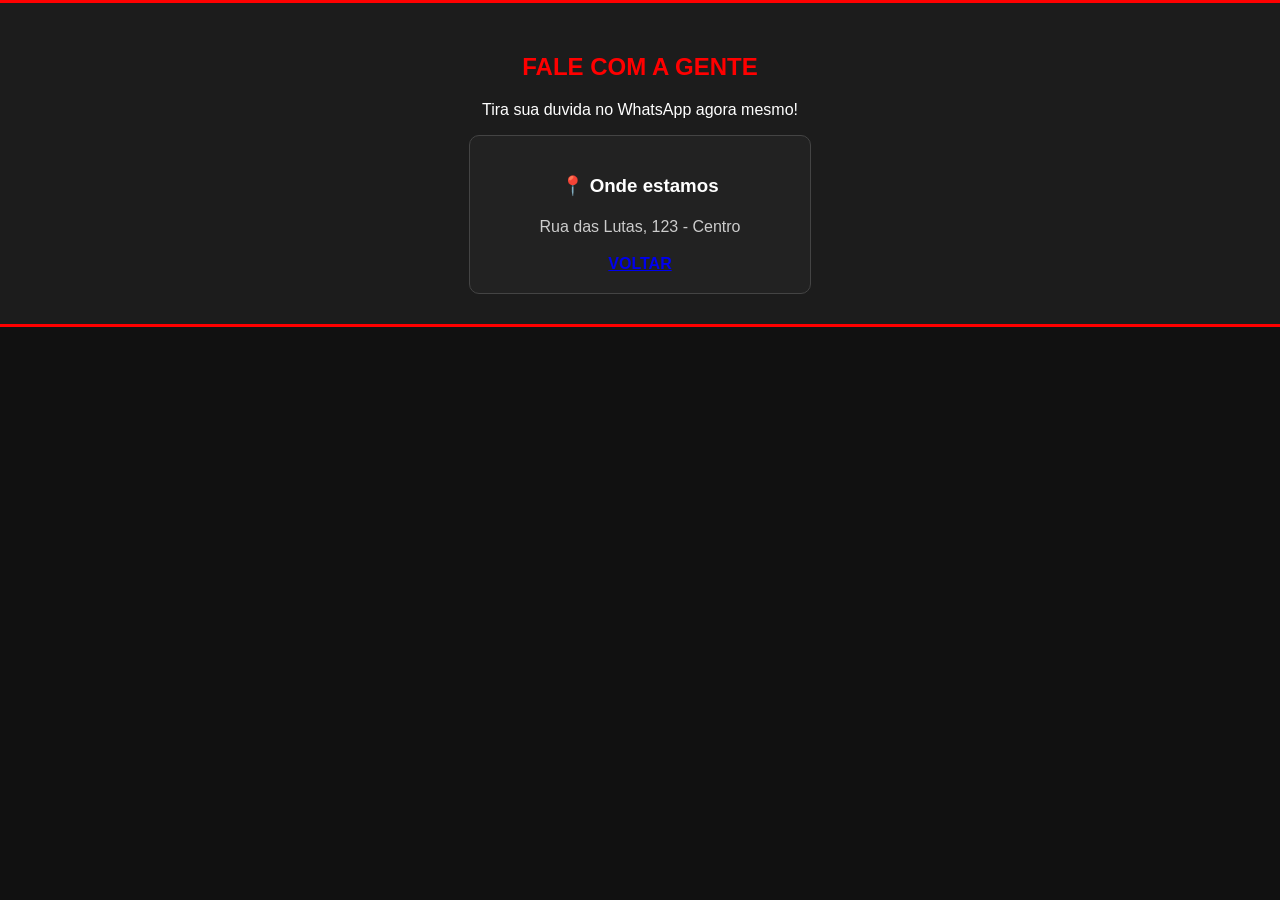
<file: contatos.html>
<!DOCTYPE html>
<html lang="pt-br">
<head>
<meta charset="UTF-8">
<title>Dojo Fight - Academia de Lutas</title>

<link rel="stylesheet" type="text/css" href="comandos.css">
	
</head>

<body>

<section id="contato" style="background: #1c1c1c; border-top: 3px solid red; border-bottom: 3px solid red;">
		<h2>FALE COM A GENTE</h2>
		<p>Tira sua duvida no WhatsApp agora mesmo!</p>

		<div class="lutas">
			<div class="luta" style="width: 300px;">
				<h3>📍 Onde estamos</h3>
				<p>Rua das Lutas, 123 - Centro</p>


<center> <a href="index.html"> <b> VOLTAR </b> </a> </center>

				
				
				</body>
				</html>
</file>
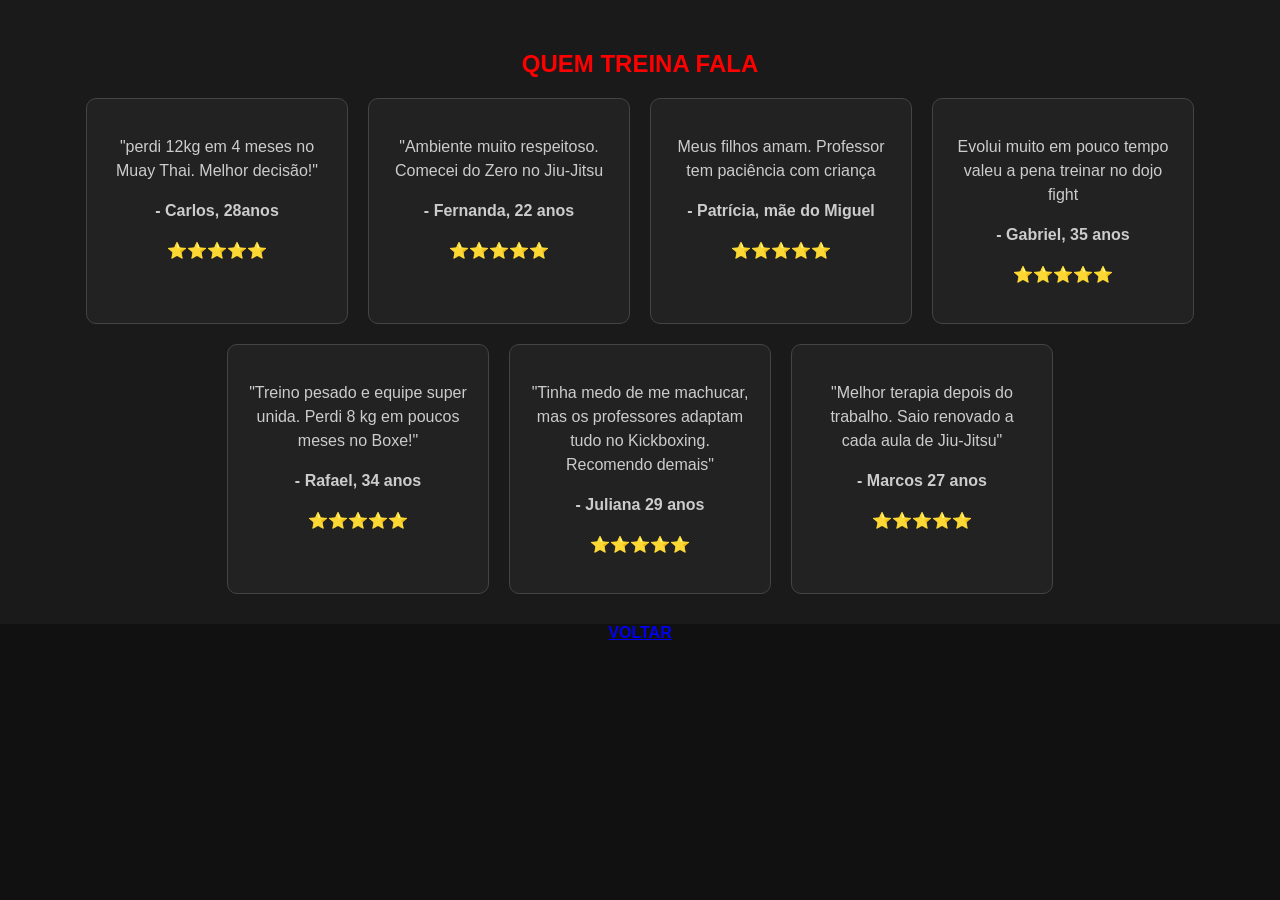
<file: depoimentos.html>
<!DOCTYPE html>
<html lang="pt-br">
<head>
<meta charset="UTF-8">
<title>Dojo Fight - Academia de Lutas</title>

<link rel="stylesheet" type="text/css" href="comandos.css">
	
</head>

<body>

<section id="depoimentos" style="background:#1a1a1a;">
		<h2>QUEM TREINA FALA</h2>

		<div class="lutas">
         <div class="luta">
			 <p>"perdi 12kg em 4 meses no Muay Thai. Melhor decisão!"</p>
			 <p><b>- Carlos, 28anos</b></p>
			 <p>⭐⭐⭐⭐⭐</p>
			</div>
			
			<div class="luta">
				<p>"Ambiente muito respeitoso. Comecei do Zero no Jiu-Jitsu</p>
				<p><b>- Fernanda, 22 anos</b></p>
				<p>⭐⭐⭐⭐⭐</p>
                </div>
			
			<div class="luta">
				<p>Meus filhos amam. Professor tem paciência com criança</p>
				<p><b>- Patrícia, mãe do Miguel</b></p>
				<p>⭐⭐⭐⭐⭐</p>
			</div>

			<div class="luta">
				<p>Evolui muito em pouco tempo valeu a pena treinar no dojo fight</p>
				<p><b>- Gabriel, 35 anos</b></p>
				<p>⭐⭐⭐⭐⭐</p>
			</div>

            <div class="luta">
				<p>"Treino pesado e equipe super unida. Perdi 8 kg em poucos meses no Boxe!"</p>
				<p><b>- Rafael, 34 anos </b></p>
				<p>⭐⭐⭐⭐⭐</p>
			</div>

			<div class="luta">
				<p>"Tinha medo de me machucar, mas os professores adaptam tudo no Kickboxing. Recomendo demais"</p>
				<p><b>- Juliana 29 anos </b></p>
				<p>⭐⭐⭐⭐⭐</p>
			</div>


			
			<div class="luta">
				<p>"Melhor terapia depois do trabalho. Saio renovado a cada aula de Jiu-Jitsu"</p>
				<p><b>- Marcos 27 anos </b></p>
				<p>⭐⭐⭐⭐⭐</p>
			</div>

            

            



			
		</div>
		</section>

	<center> <a href="index.html"> <b> VOLTAR </b> </a> </center>
	
	
		</body>
		</html>
</file>
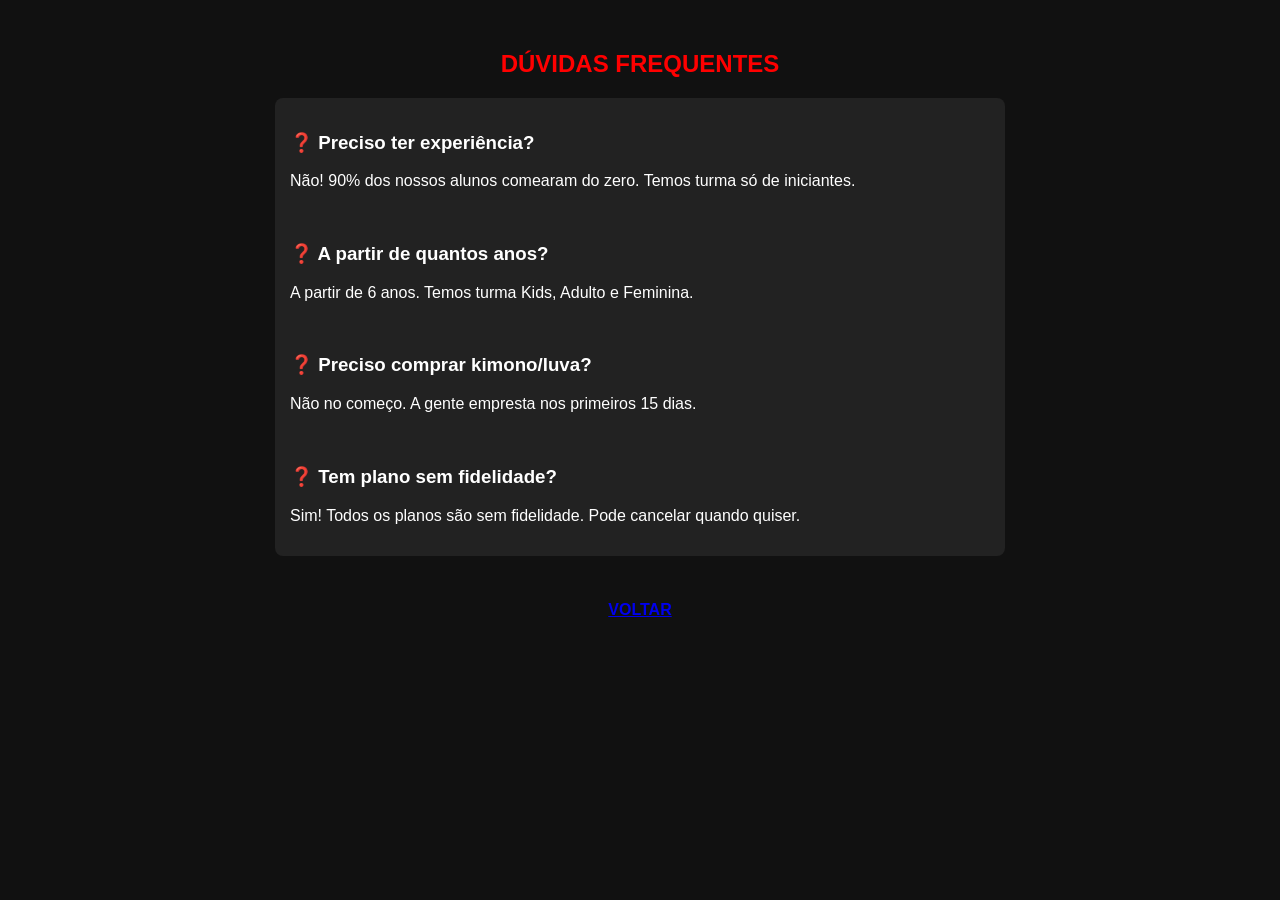
<file: duvidas.html>
<!DOCTYPE html>
<html lang="pt-br">
<head>
<meta charset="UTF-8">
<title>Dojo Fight - Academia de Lutas</title>

<link rel="stylesheet" type="text/css" href="comandos.css">
	
</head>

<body>

 
 <section id="faq">
		   <h2>DÚVIDAS FREQUENTES</h2>

		   <div class="beneficio" style="text-align: left; max-width: 700px;">
			   <h3>❓ Preciso ter experiência?</h3>
				<p>Não! 90% dos nossos alunos comearam do zero. Temos turma só de iniciantes.</p>
			   <br>
			   <h3>❓ A partir de quantos anos?</h3>
			   <p>A partir de 6 anos. Temos turma Kids, Adulto e Feminina.</p>
			   <br>
			   <h3>❓ Preciso comprar kimono/luva?</h3>
			   <p>Não no começo. A gente empresta nos primeiros 15 dias.</p>
			   <br>
			   <h3>❓ Tem plano sem fidelidade?</h3>
			   <p>Sim! Todos os planos são sem fidelidade. Pode cancelar quando quiser.</p>
			</div>
		</section>

	<center> <a href="index.html"> <b> VOLTAR </b> </a> </center>

	
		</body>
		</html>
</file>
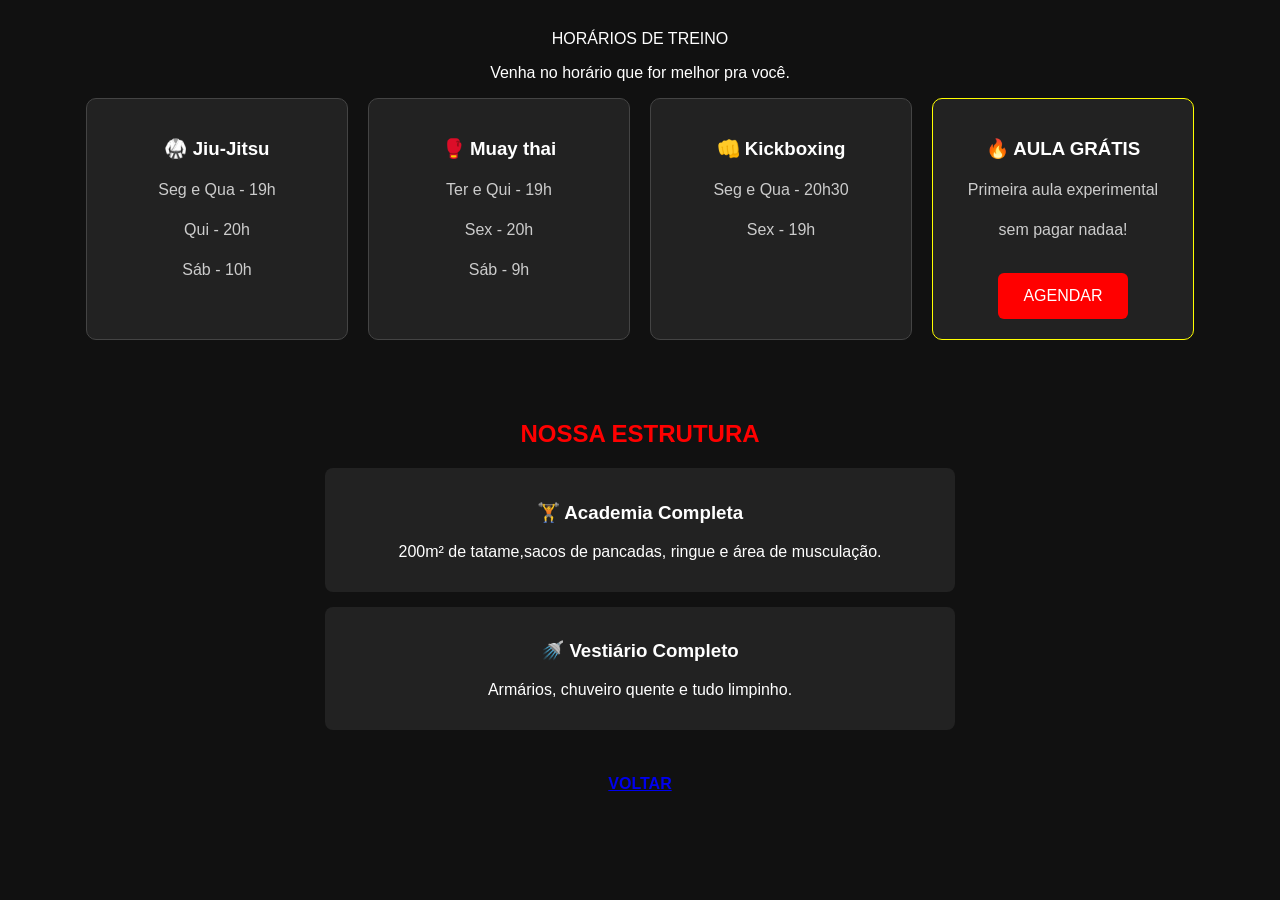
<file: estrutura.html>
<!DOCTYPE html>
<html lang="pt-br">
<head>
<meta charset="UTF-8">
<title>Dojo Fight - Academia de Lutas</title>

<link rel="stylesheet" type="text/css" href="comandos.css">
	
</head>

<body>

<section id="horarios"
	<h2>HORÁRIOS DE TREINO</h2>
	<p>Venha no horário que for melhor pra você.</p>

<div class="lutas">
	<div class="luta">
		<h3>🥋 Jiu-Jitsu</h3>
		<p>Seg e Qua - 19h</p>
		<p>Qui - 20h</p>
		<p>Sáb - 10h</p>
</div>
<div class="luta">
	<h3>🥊 Muay thai</h3>
	<p>Ter e Qui - 19h</p>
	<p>Sex - 20h</p>
	<p>Sáb - 9h</p>
</div>
<div class="luta">
	<h3>👊 Kickboxing</h3>
	<p>Seg e Qua - 20h30</p>
	<p>Sex - 19h</p>
</div>
<div class="luta" style="border-color: yellow;">
	<h3>🔥 AULA GRÁTIS</h3>
	<p>Primeira aula experimental</p>
	<p>sem pagar nadaa!</p>
	<a class="botao" href="planos.html">AGENDAR</a>
</div>
	</div>
</section>

	

	<section id="estrutura">
		<h2>NOSSA ESTRUTURA</h2>

		<div class="beneficio">
			<h3>🏋 Academia Completa</h3>
			<p>200m² de tatame,sacos de pancadas, ringue e área de musculação.</p>
		</div>
		<div class="beneficio">
			<h3>🚿 Vestiário Completo</h3>
			<p>Armários, chuveiro quente e tudo limpinho.</p>
		</div>
		</section>

<center> <a href="index.html"> <b> VOLTAR </b> </a> </center>
	
	</body>
	</html>
</file>
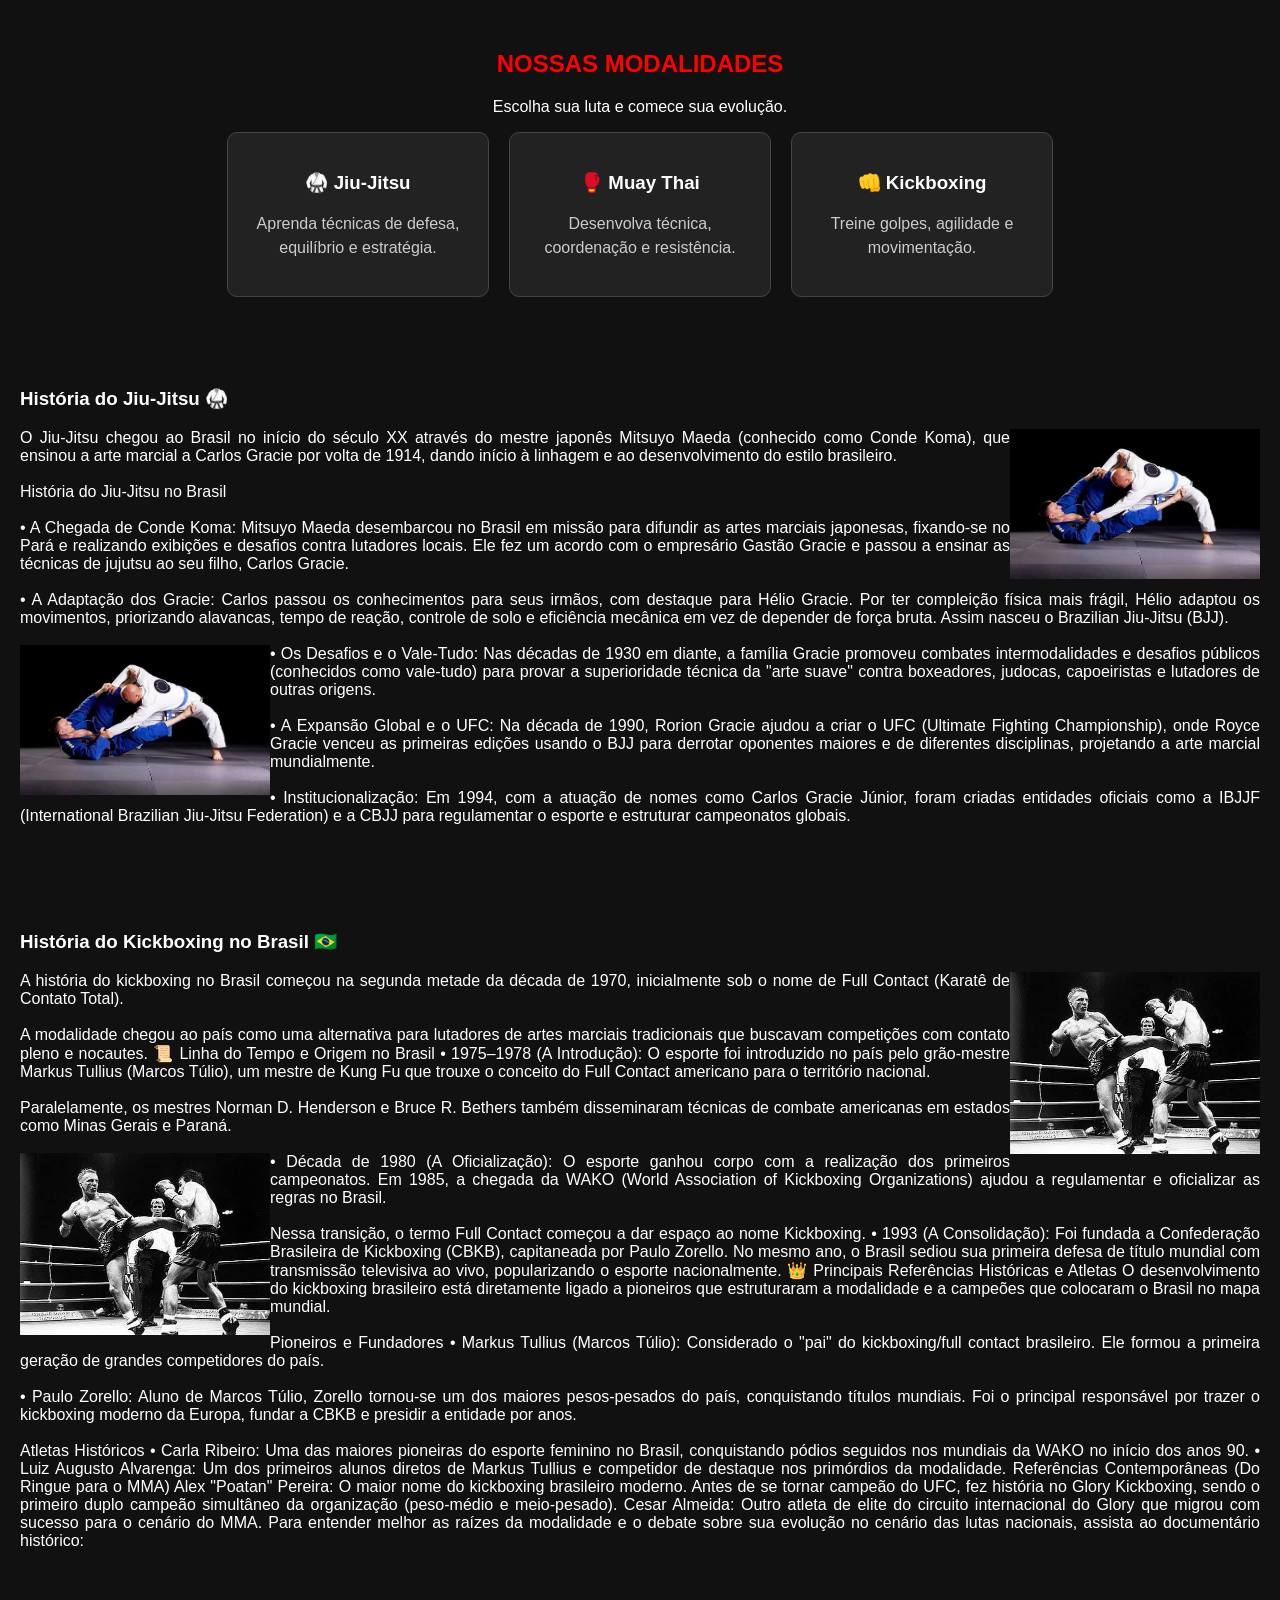
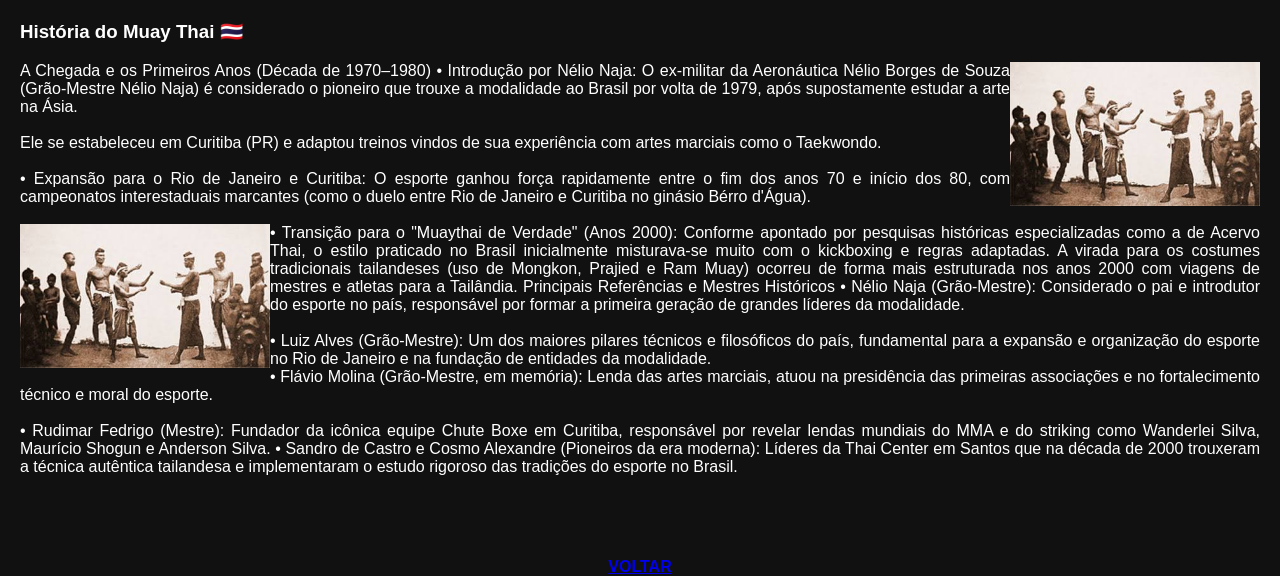
<file: modalidades.html>
<!DOCTYPE html>
<html lang="pt-br">
<head>
<meta charset="UTF-8">
<title>Dojo Fight - Academia de Lutas</title>

<link rel="stylesheet" type="text/css" href="comandos.css">
	
</head>

<body>
<section id="lutas">
    <h2>NOSSAS MODALIDADES</h2>
    <p>Escolha sua luta e comece sua evolução.</p>

    <div class="lutas">

        <div class="luta">
            <h3>🥋 Jiu-Jitsu</h3>
            <p>Aprenda técnicas de defesa, equilíbrio e estratégia.</p>
			<p></p>
        </div>

        <div class="luta">
            <h3>🥊 Muay Thai</h3>
            <p>Desenvolva técnica, coordenação e resistência.</p>
        </div>

        <div class="luta">
            <h3>👊 Kickboxing</h3>
            <p>Treine golpes, agilidade e movimentação.</p>
        </div></div>


<br> <br>
<br> <br>

<div align="left"><h3>História do Jiu-Jitsu 🥋</h3> </div>

	<img src="jiu.jpeg" width="250" height="150" align="right">

<div align="justify">
	
		<p>O Jiu-Jitsu chegou ao Brasil no início do século XX através do mestre japonês Mitsuyo Maeda (conhecido como Conde Koma), que ensinou a arte marcial a Carlos Gracie por volta de 1914, dando início à linhagem e ao desenvolvimento do estilo brasileiro.<br> <br> 

História do Jiu-Jitsu no Brasil


<br> <br>

• A Chegada de Conde Koma: Mitsuyo Maeda desembarcou no Brasil em missão para difundir as artes marciais japonesas, fixando-se no Pará e realizando exibições e desafios contra lutadores locais. Ele fez um acordo com o empresário Gastão Gracie e passou a ensinar as técnicas de jujutsu ao seu filho, Carlos Gracie. <br> <br> 
• A Adaptação dos Gracie: Carlos passou os conhecimentos para seus irmãos, com destaque para Hélio Gracie. Por ter compleição física mais frágil, Hélio adaptou os movimentos, priorizando alavancas, tempo de reação, controle de solo e eficiência mecânica em vez de depender de força bruta. Assim nasceu o Brazilian Jiu-Jitsu (BJJ). <br> <br> 

<img src="jiu.jpeg" width="250" height="150" align="left">
	
• Os Desafios e o Vale-Tudo: Nas décadas de 1930 em diante, a família Gracie promoveu combates intermodalidades e desafios públicos (conhecidos como vale-tudo) para provar a superioridade técnica da "arte suave" contra boxeadores, judocas, capoeiristas e lutadores de outras origens. <br> <br> 
• A Expansão Global e o UFC: Na década de 1990, Rorion Gracie ajudou a criar o UFC (Ultimate Fighting Championship), onde Royce Gracie venceu as primeiras edições usando o BJJ para derrotar oponentes maiores e de diferentes disciplinas, projetando a arte marcial mundialmente. <br> <br> 
• Institucionalização: Em 1994, com a atuação de nomes como Carlos Gracie Júnior, foram criadas entidades oficiais como a IBJJF (International Brazilian Jiu-Jitsu Federation) e a CBJJ para regulamentar o esporte e estruturar campeonatos globais.</p><br> <br> <br> <br> 

</div>



<div align="left"><h3>História do Kickboxing no Brasil 🇧🇷</h3></div>

   <img src="kick.jpeg" width="250" heigth="150" align="right">
<div align="justify">
	
	
	<p>A história do kickboxing no Brasil começou na segunda metade da década de 1970, inicialmente sob o nome de Full Contact (Karatê de Contato Total). <br> <br> A modalidade chegou ao país como uma alternativa para lutadores de artes marciais tradicionais que buscavam competições com contato pleno e nocautes. 

📜 Linha do Tempo e Origem no Brasil

• 1975–1978 (A Introdução): O esporte foi introduzido no país pelo grão-mestre Markus Tullius (Marcos Túlio), um mestre de Kung Fu que trouxe o conceito do Full Contact americano para o território nacional. <br> <br> Paralelamente, os mestres Norman D. Henderson e Bruce R. Bethers também disseminaram técnicas de combate americanas em estados como Minas Gerais e Paraná. <br> <br>
<img src="kick.jpeg" width="250" heigth="150" align="left">
• Década de 1980 (A Oficialização): O esporte ganhou corpo com a realização dos primeiros campeonatos. Em 1985, a chegada da WAKO (World Association of Kickboxing Organizations) ajudou a regulamentar e oficializar as regras no Brasil. <br> <br> Nessa transição, o termo Full Contact começou a dar espaço ao nome Kickboxing.
• 1993 (A Consolidação): Foi fundada a Confederação Brasileira de Kickboxing (CBKB), capitaneada por Paulo Zorello. No mesmo ano, o Brasil sediou sua primeira defesa de título mundial com transmissão televisiva ao vivo, popularizando o esporte nacionalmente.

👑 Principais Referências Históricas e Atletas

O desenvolvimento do kickboxing brasileiro está diretamente ligado a pioneiros que estruturaram a modalidade e a campeões que colocaram o Brasil no mapa mundial. <br> <br>

Pioneiros e Fundadores

• Markus Tullius (Marcos Túlio): Considerado o "pai" do kickboxing/full contact brasileiro. Ele formou a primeira geração de grandes competidores do país. <br> <br>
• Paulo Zorello: Aluno de Marcos Túlio, Zorello tornou-se um dos maiores pesos-pesados do país, conquistando títulos mundiais. Foi o principal responsável por trazer o kickboxing moderno da Europa, fundar a CBKB e presidir a entidade por anos. <br> <br>

Atletas Históricos

• Carla Ribeiro: Uma das maiores pioneiras do esporte feminino no Brasil, conquistando pódios seguidos nos mundiais da WAKO no início dos anos 90.
• Luiz Augusto Alvarenga: Um dos primeiros alunos diretos de Markus Tullius e competidor de destaque nos primórdios da modalidade.

Referências Contemporâneas (Do Ringue para o MMA)

Alex "Poatan" Pereira: O maior nome do kickboxing brasileiro moderno. Antes de se tornar campeão do UFC, fez história no Glory Kickboxing, sendo o primeiro duplo campeão simultâneo da organização (peso-médio e meio-pesado).
Cesar Almeida: Outro atleta de elite do circuito internacional do Glory que migrou com sucesso para o cenário do MMA.
Para entender melhor as raízes da modalidade e o debate sobre sua evolução no cenário das lutas nacionais, assista ao documentário histórico:</p> </div>


<br> <br>

	
<div align="left"><h3>História do Muay Thai 🇹🇭</h3></div>
  <img src="thai.jpeg" width="250" heigth="150" align="right">
<div align="justify">

	
<p>A Chegada e os Primeiros Anos (Década de 1970–1980)

• Introdução por Nélio Naja: O ex-militar da Aeronáutica Nélio Borges de Souza (Grão-Mestre Nélio Naja) é considerado o pioneiro que trouxe a modalidade ao Brasil por volta de 1979, após supostamente estudar a arte na Ásia. <br> <br> Ele se estabeleceu em Curitiba (PR) e adaptou treinos vindos de sua experiência com artes marciais como o Taekwondo. <br> <br>
• Expansão para o Rio de Janeiro e Curitiba: O esporte ganhou força rapidamente entre o fim dos anos 70 e início dos 80, com campeonatos interestaduais marcantes (como o duelo entre Rio de Janeiro e Curitiba no ginásio Bérro d'Água). <br> <br>
  <img src="thai.jpeg" width="250" heigth="150" align="left">
	
• Transição para o "Muaythai de Verdade" (Anos 2000): Conforme apontado por pesquisas históricas especializadas como a de Acervo Thai, o estilo praticado no Brasil inicialmente misturava-se muito com o kickboxing e regras adaptadas. A virada para os costumes tradicionais tailandeses (uso de Mongkon, Prajied e Ram Muay) ocorreu de forma mais estruturada nos anos 2000 com viagens de mestres e atletas para a Tailândia.

Principais Referências e Mestres Históricos

• Nélio Naja (Grão-Mestre): Considerado o pai e introdutor do esporte no país, responsável por formar a primeira geração de grandes líderes da modalidade. <br> <br>
• Luiz Alves (Grão-Mestre): Um dos maiores pilares técnicos e filosóficos do país, fundamental para a expansão e organização do esporte no Rio de Janeiro e na fundação de entidades da modalidade. <br>
• Flávio Molina (Grão-Mestre, em memória): Lenda das artes marciais, atuou na presidência das primeiras associações e no fortalecimento técnico e moral do esporte. <br> <br>
• Rudimar Fedrigo (Mestre): Fundador da icônica equipe Chute Boxe em Curitiba, responsável por revelar lendas mundiais do MMA e do striking como Wanderlei Silva, Maurício Shogun e Anderson Silva.
• Sandro de Castro e Cosmo Alexandre (Pioneiros da era moderna): Líderes da Thai Center em Santos que na década de 2000 trouxeram a técnica autêntica tailandesa e implementaram o estudo rigoroso das tradições do esporte no Brasil.
</p>


<br> <br>


	
    </div>
</section>

<center> <a href="index.html"> <b> VOLTAR </b> </a> </center>
	
</body>
</html>
</file>
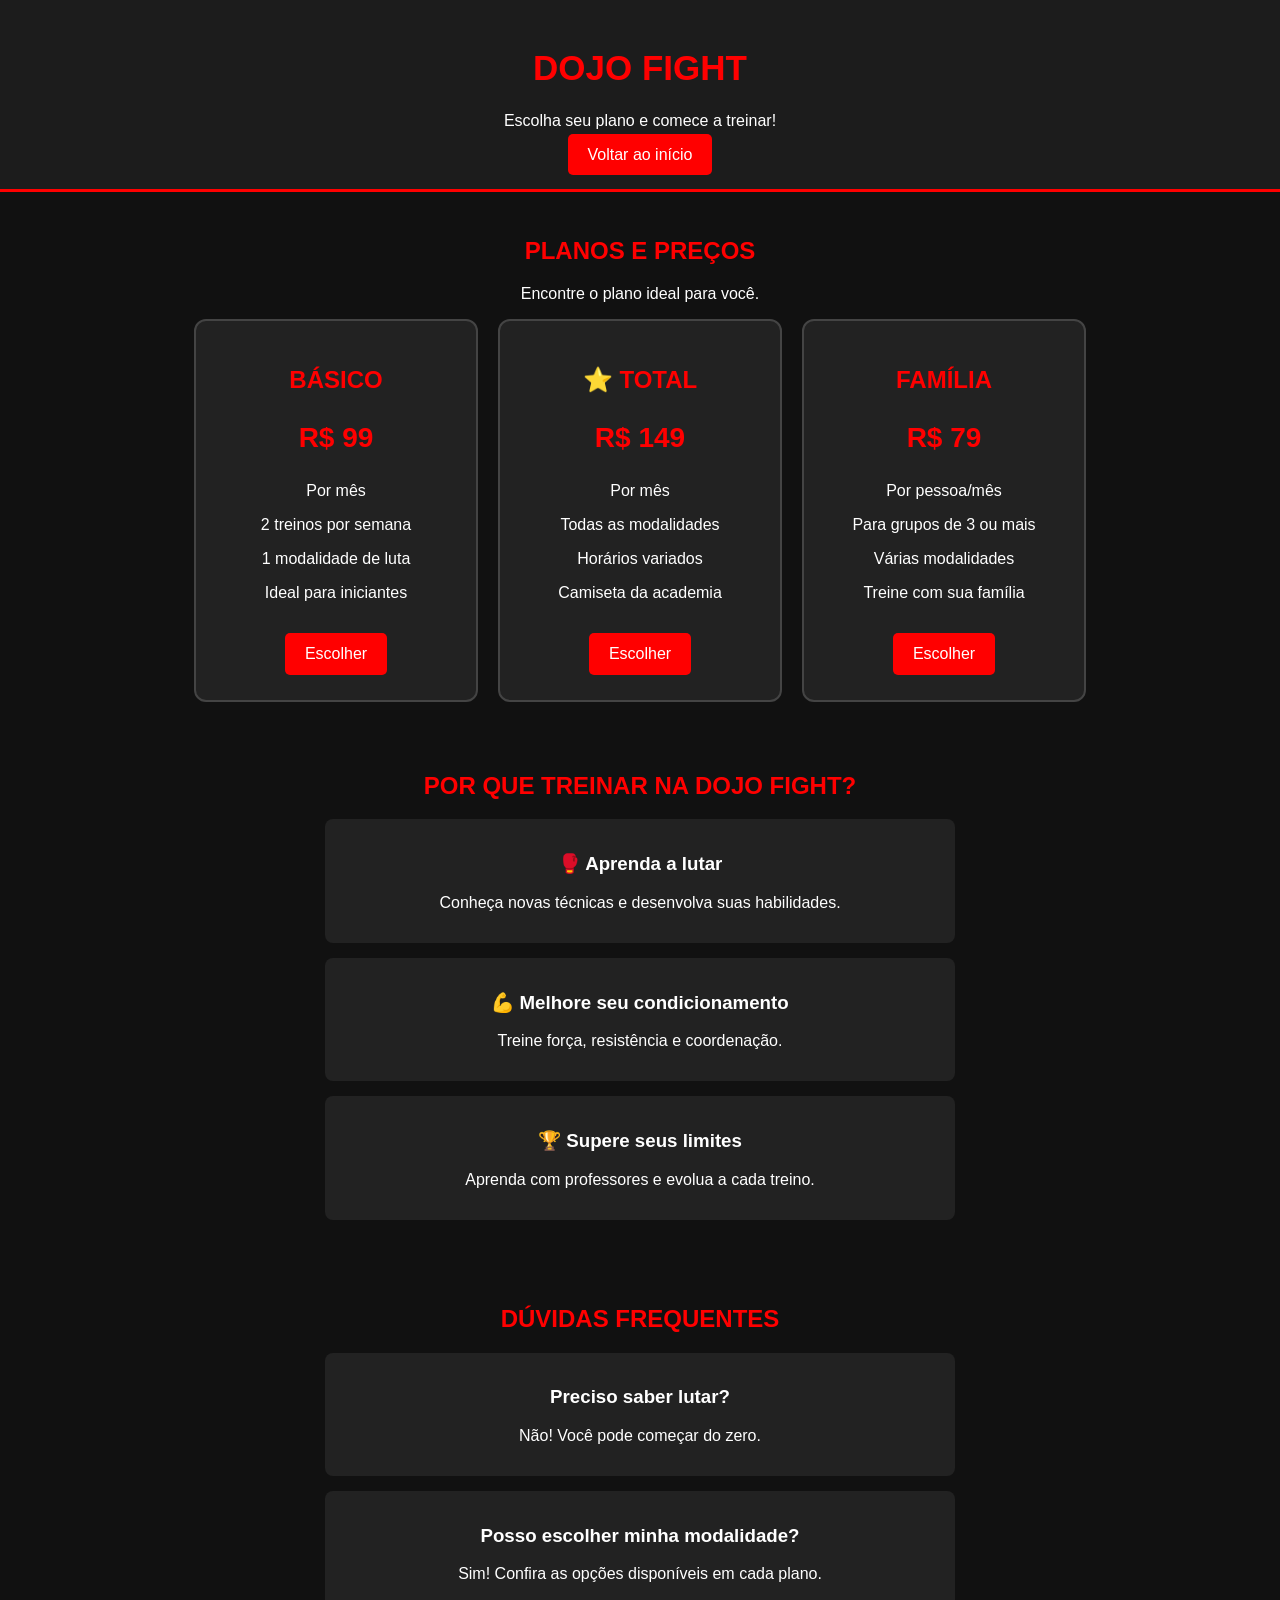
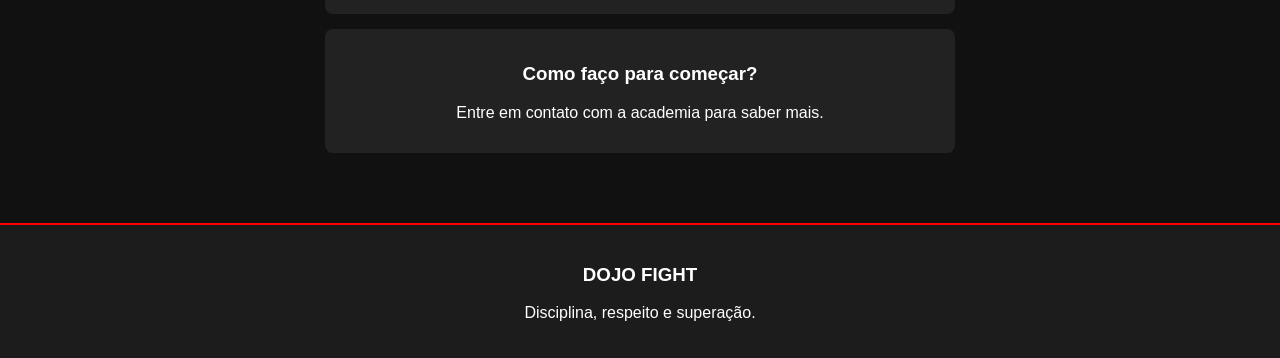
<file: planos.html>
<!DOCTYPE html>
<html lang="pt-br">
<head>
<meta charset="UTF-8">
<title>Planos - Dojo Fight</title>

<style>
body {
    background: #111;
    color: white;
    font-family: Arial;
    margin: 0;
    text-align: center;
}

header {
    background: #1c1c1c;
    padding: 25px;
    border-bottom: 3px solid red;
}

h1 {
    color: red;
    font-size: 35px;
}

h2 {
    color: red;
}

header a, .botao {
    color: white;
    background: red;
    padding: 12px 20px;
    text-decoration: none;
    border-radius: 5px;
}

section {
    padding: 25px;
}

.planos {
    display: flex;
    justify-content: center;
    gap: 20px;
    flex-wrap: wrap;
}

.plano {
    background: #222;
    border: 2px solid #444;
    border-radius: 12px;
    padding: 25px;
    width: 230px;
}

.plano:hover {
    border-color: red;
}

.preco {
    color: red;
    font-size: 28px;
    font-weight: bold;
}

.botao {
    display: inline-block;
    margin-top: 15px;
}

.botao:hover, header a:hover {
    background: darkred;
}

.pergunta {
    background: #222;
    margin: 15px auto;
    padding: 15px;
    max-width: 600px;
    border-radius: 8px;
}

footer {
    background: #1c1c1c;
    padding: 20px;
    margin-top: 30px;
    border-top: 2px solid red;
}
</style>
</head>

<body>

<header>
    <h1>DOJO FIGHT</h1>
    <p>Escolha seu plano e comece a treinar!</p>
    <a href="index.html">Voltar ao início</a>
</header>

<section>
    <h2>PLANOS E PREÇOS</h2>
    <p>Encontre o plano ideal para você.</p>

    <div class="planos">

        <div class="plano">
            <h2>BÁSICO</h2>
            <p class="preco">R$ 99</p>
            <p>Por mês</p>
            <p>2 treinos por semana</p>
            <p>1 modalidade de luta</p>
            <p>Ideal para iniciantes</p>
            <a class="botao" href="index.html">Escolher</a>
        </div>

        <div class="plano">
            <h2>⭐ TOTAL</h2>
            <p class="preco">R$ 149</p>
            <p>Por mês</p>
            <p>Todas as modalidades</p>
            <p>Horários variados</p>
            <p>Camiseta da academia</p>
            <a class="botao" href="index.html">Escolher</a>
        </div>

        <div class="plano">
            <h2>FAMÍLIA</h2>
            <p class="preco">R$ 79</p>
            <p>Por pessoa/mês</p>
            <p>Para grupos de 3 ou mais</p>
            <p>Várias modalidades</p>
            <p>Treine com sua família</p>
            <a class="botao" href="index.html">Escolher</a>
        </div>

    </div>
</section>

<section>
    <h2>POR QUE TREINAR NA DOJO FIGHT?</h2>

    <div class="pergunta">
        <h3>🥊 Aprenda a lutar</h3>
        <p>Conheça novas técnicas e desenvolva suas habilidades.</p>
    </div>

    <div class="pergunta">
        <h3>💪 Melhore seu condicionamento</h3>
        <p>Treine força, resistência e coordenação.</p>
    </div>

    <div class="pergunta">
        <h3>🏆 Supere seus limites</h3>
        <p>Aprenda com professores e evolua a cada treino.</p>
    </div>
</section>

<section>
    <h2>DÚVIDAS FREQUENTES</h2>

    <div class="pergunta">
        <h3>Preciso saber lutar?</h3>
        <p>Não! Você pode começar do zero.</p>
    </div>

    <div class="pergunta">
        <h3>Posso escolher minha modalidade?</h3>
        <p>Sim! Confira as opções disponíveis em cada plano.</p>
    </div>

    <div class="pergunta">
        <h3>Como faço para começar?</h3>
        <p>Entre em contato com a academia para saber mais.</p>
    </div>
</section>

<footer>
    <h3>DOJO FIGHT</h3>
    <p>Disciplina, respeito e superação.</p>
</footer>

</body>
</html>
</file>
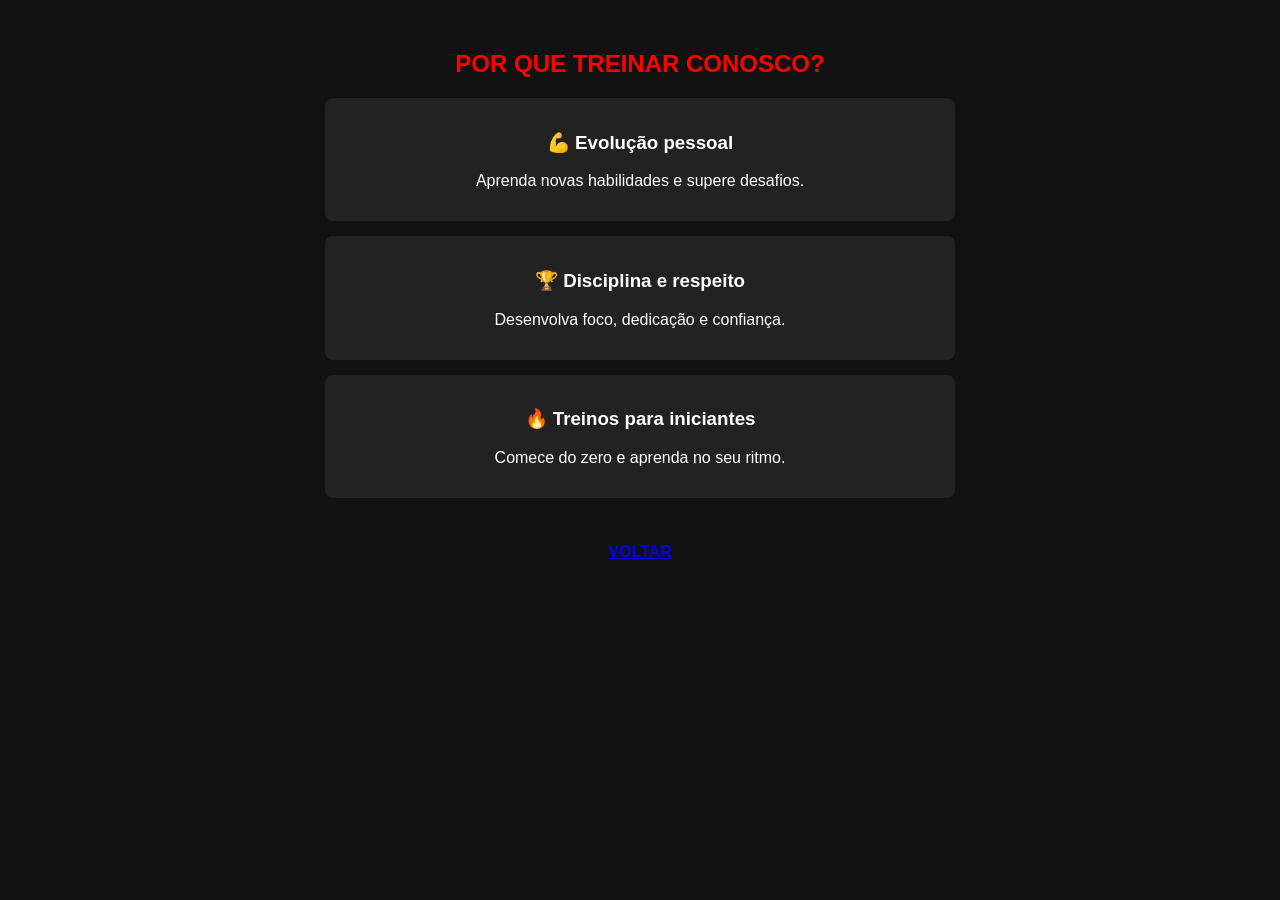
<file: porque.html>
<!DOCTYPE html>
<html lang="pt-br">
<head>
<meta charset="UTF-8">
<title>Dojo Fight - Academia de Lutas</title>

<link rel="stylesheet" type="text/css" href="comandos.css">


	<section id="beneficios">
    <h2>POR QUE TREINAR CONOSCO?</h2>

    <div class="beneficio">
        <h3>💪 Evolução pessoal</h3>
        <p>Aprenda novas habilidades e supere desafios.</p>
    </div>

    <div class="beneficio">
        <h3>🏆 Disciplina e respeito</h3>
        <p>Desenvolva foco, dedicação e confiança.</p>
    </div>

    <div class="beneficio">
        <h3>🔥 Treinos para iniciantes</h3>
        <p>Comece do zero e aprenda no seu ritmo.</p>
    </div>

</section>

	<center> <a href="index.html"> <b> VOLTAR </b> </a> </center>
</file>
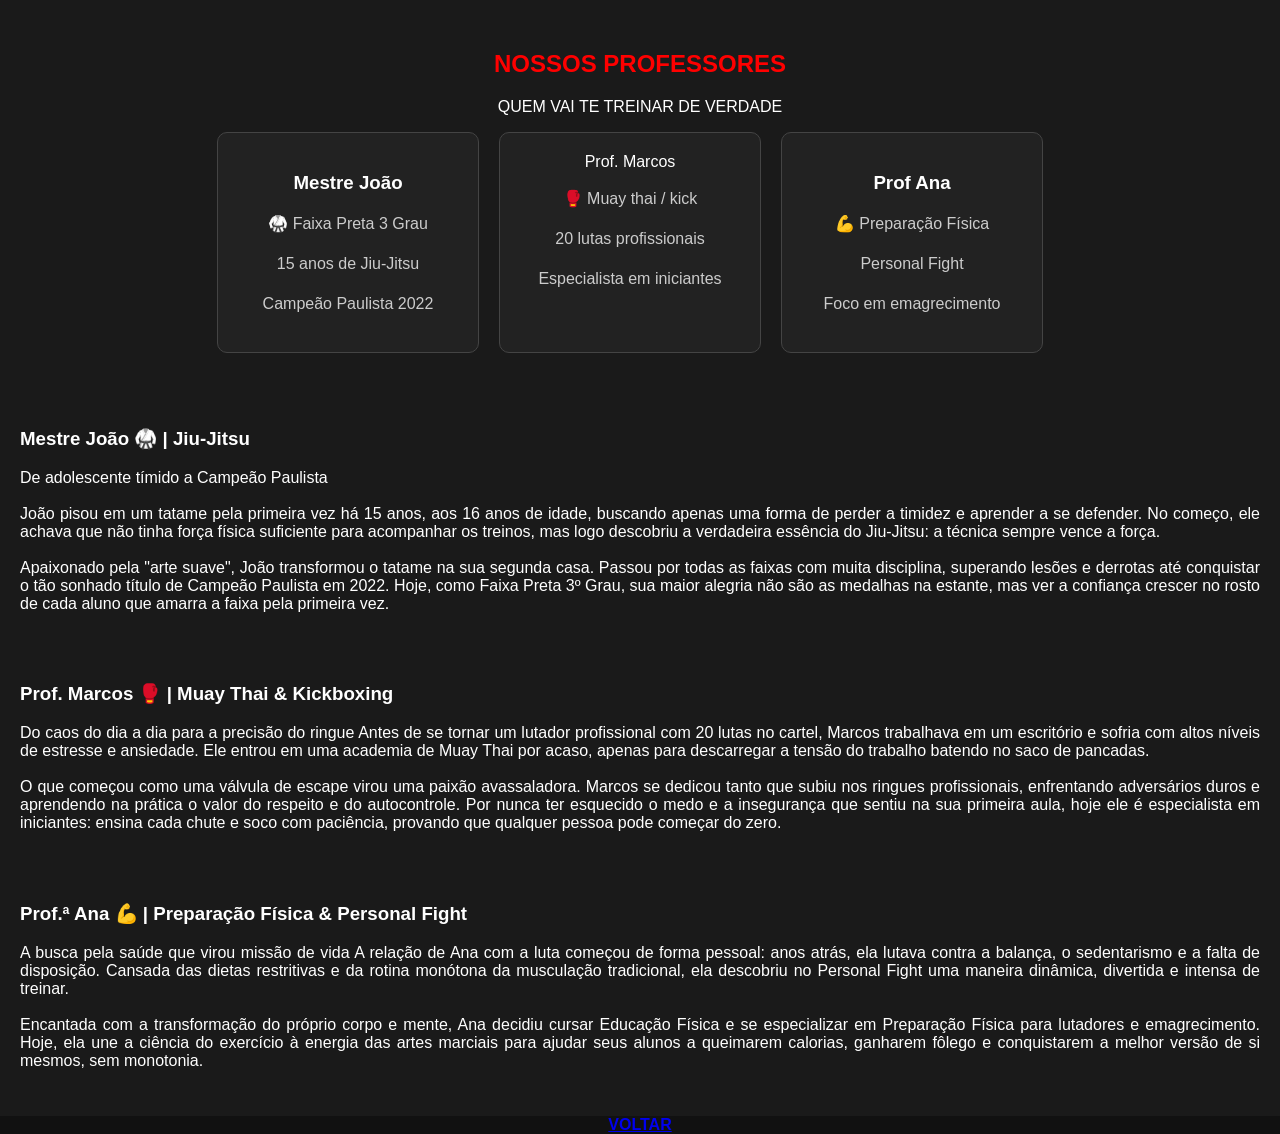
<file: professor.html>
<!DOCTYPE html>
<html lang="pt-br">
<head>
<meta charset="UTF-8">
<title>Dojo Fight - Academia de Lutas</title>

<link rel="stylesheet" type="text/css" href="comandos.css">
	
</head>

<body>

<section id="professores" style="background: #1a1a1a;">
		<h2>NOSSOS PROFESSORES</h2>
		<p>QUEM VAI TE TREINAR DE VERDADE</p>

		<div class="lutas">
			<div class="luta">
				<h3>Mestre João</h3>
                 <p>🥋 Faixa Preta 3 Grau</p>
				<p>15 anos de Jiu-Jitsu</p>
				<p>Campeão Paulista 2022</p>
			</div>
			<div class="luta"
				<h3>Prof. Marcos</h3>
				<p>🥊 Muay thai / kick</p>
				<p>20 lutas profissionais</p>
				<p>Especialista em iniciantes</p>

			</div>
			<div class="luta">
				<h3>Prof Ana</h3>
				<p>💪 Preparação Física</p>
				<p>Personal Fight</p>
				<p> Foco em emagrecimento</p>
			</div>



<div align="left"> </div>

			
		<div align="justify">
<br> <br> <h3>Mestre João 🥋 | Jiu-Jitsu</h3>
<p>De adolescente tímido a Campeão Paulista <br> <br>

João pisou em um tatame pela primeira vez há 15 anos, aos 16 anos de idade, buscando apenas uma forma de perder a timidez e aprender a se defender. No começo, ele achava que não tinha força física suficiente para acompanhar os treinos, mas logo descobriu a verdadeira essência do Jiu-Jitsu: a técnica sempre vence a força. <br> <br>
Apaixonado pela "arte suave", João transformou o tatame na sua segunda casa. Passou por todas as faixas com muita disciplina, superando lesões e derrotas até conquistar o tão sonhado título de Campeão Paulista em 2022. Hoje, como Faixa Preta 3º Grau, sua maior alegria não são as medalhas na estante, mas ver a confiança crescer no rosto de cada aluno que amarra a faixa pela primeira vez.</p>


<div align="left"> </div>

			<div align="justify">
 <br> <br><h3>Prof. Marcos 🥊 | Muay Thai & Kickboxing</h3>
<p>Do caos do dia a dia para a precisão do ringue

Antes de se tornar um lutador profissional com 20 lutas no cartel, Marcos trabalhava em um escritório e sofria com altos níveis de estresse e ansiedade. Ele entrou em uma academia de Muay Thai por acaso, apenas para descarregar a tensão do trabalho batendo no saco de pancadas. <br> <br>
O que começou como uma válvula de escape virou uma paixão avassaladora. Marcos se dedicou tanto que subiu nos ringues profissionais, enfrentando adversários duros e aprendendo na prática o valor do respeito e do autocontrole. Por nunca ter esquecido o medo e a insegurança que sentiu na sua primeira aula, hoje ele é especialista em iniciantes: ensina cada chute e soco com paciência, provando que qualquer pessoa pode começar do zero.
</p>




<div align="left"> </div>

	<div align="justify">
<br> <br><h3>Prof.ª Ana 💪 | Preparação Física & Personal Fight</h3>
<p>A busca pela saúde que virou missão de vida
	
A relação de Ana com a luta começou de forma pessoal: anos atrás, ela lutava contra a balança, o sedentarismo e a falta de disposição. Cansada das dietas restritivas e da rotina monótona da musculação tradicional, ela descobriu no Personal Fight uma maneira dinâmica, divertida e intensa de treinar. <br> <br>
Encantada com a transformação do próprio corpo e mente, Ana decidiu cursar Educação Física e se especializar em Preparação Física para lutadores e emagrecimento. Hoje, ela une a ciência do exercício à energia das artes marciais para ajudar seus alunos a queimarem calorias, ganharem fôlego e conquistarem a melhor versão de si mesmos, sem monotonia.</p> 
				
			
			
		</div>
	</section>

<center> <a href="index.html"> <b> VOLTAR </b> </a> </center>				

	</body>
	</html>
</file>
<file: comandos.css>
body {
    background: #111;
    color: white;
    font-family: Arial;
    margin: 0;
}

header {
    background: #1c1c1c;
    text-align: center;
    padding: 25px;
    border-bottom: 3px solid red;
}

h1 {
    color: red;
    font-size: 40px;
}

h2 {
    color: red;
}

nav {
    background: #222;
    padding: 15px;
    text-align: center;
}

nav a {
    color: white;
    text-decoration: none;
    margin: 15px;
}

nav a:hover {
    color: red;
}

.banner {
    padding: 70px 20px;
    text-align: center;
    background: linear-gradient(#0009, #000c),
    url("https://encrypted-tbn0.gstatic.com/images?q=tbn:ANd9GcRuLCtvr9835fqsNhNUP7BVa1IV0KZ9Hw3M3Fi5B-CFSA&s=10");
    background-size: cover;
    background-position: center;
}

.banner h2 {
    font-size: 35px;
    color: white;
}

.banner p {
    font-size: 18px;
}

.botao {
    display: inline-block;
    background: red;
    color: white;
    padding: 14px 25px;
    text-decoration: none;
    border-radius: 6px;
    margin-top: 15px;
}

.botao:hover {
    background: darkred;
}

section {
    padding: 30px 20px;
    text-align: center;
}

.lutas {
    display: flex;
    justify-content: center;
    gap: 20px;
    flex-wrap: wrap;
}

.luta {
    background: #222;
    border: 1px solid #444;
    border-radius: 10px;
    padding: 20px;
    width: 220px;
}

.luta:hover {
    border-color: red;
}

.luta p {
    color: #ccc;
    line-height: 1.5;
}

.beneficio {
    background: #222;
    margin: 15px auto;
    padding: 15px;
    max-width: 600px;
    border-radius: 8px;
}

footer {
    background: #1c1c1c;
    text-align: center;
    padding: 20px;
    border-top: 2px solid red;
}
</file>
